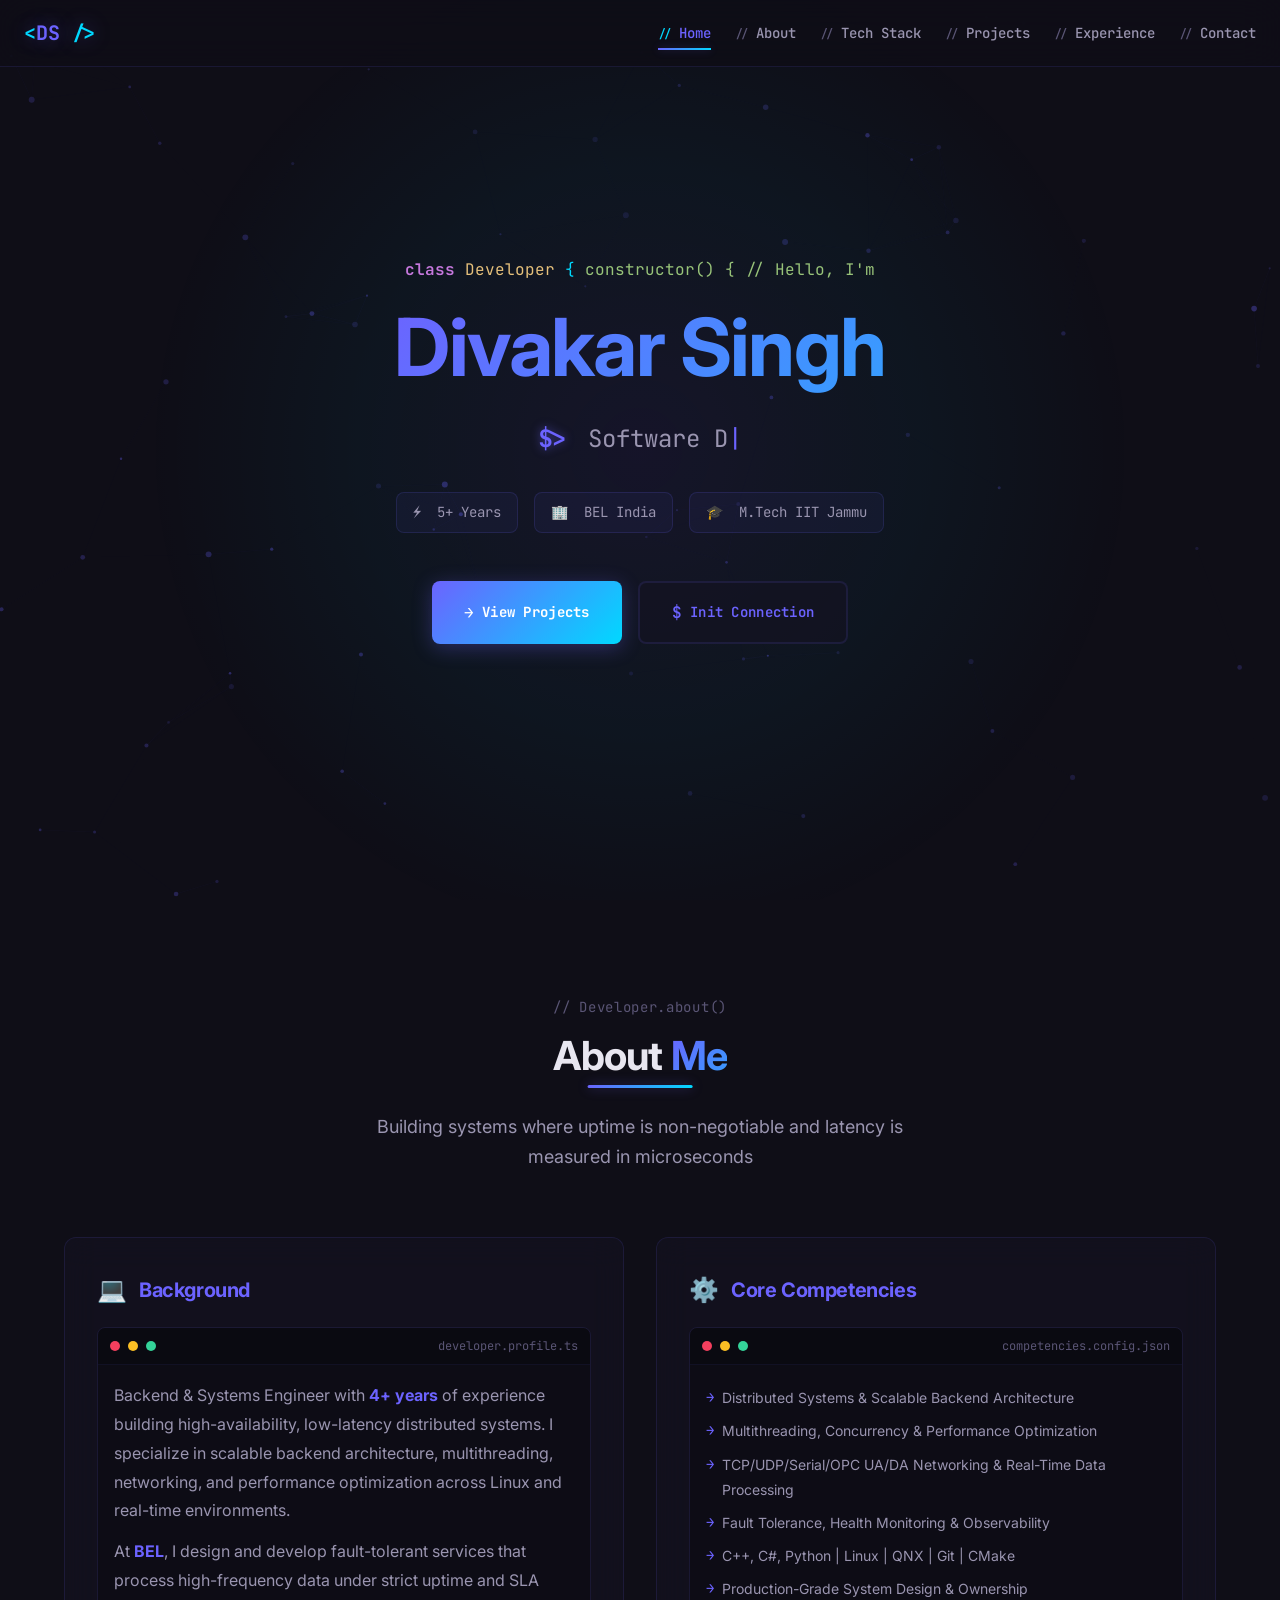
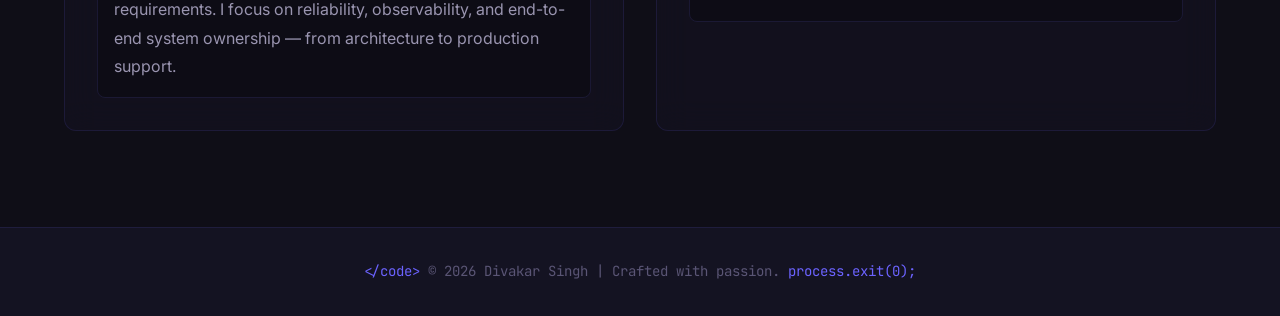
<file: index.html>
<!DOCTYPE html>
<html lang="en">

<head>
    <meta charset="UTF-8">
    <meta name="viewport" content="width=device-width, initial-scale=1.0">
    <meta name="description"
        content="Divakar Singh — Backend & Systems Engineer | Building fault-tolerant, low-latency distributed systems in C++, C#, and Python on Linux & QNX">
    <title>Divakar Singh — Backend & Systems Engineer</title>

    <!-- Google Fonts -->
    <link rel="preconnect" href="https://fonts.googleapis.com">
    <link rel="preconnect" href="https://fonts.gstatic.com" crossorigin>
    <link
        href="https://fonts.googleapis.com/css2?family=Inter:wght@400;500;600;700;800&family=JetBrains+Mono:wght@400;500;600;700&family=Fira+Code:wght@400;500;600&display=swap"
        rel="stylesheet">

    <!-- Stylesheet -->
    <link rel="stylesheet" href="styles.css">
</head>

<body>
    <!-- Matrix Code Rain Canvas -->
    <canvas id="matrix-bg" aria-hidden="true"></canvas>

    <!-- Navigation -->
    <nav class="nav" id="navbar">
        <div class="nav-container">
            <a href="index.html" class="nav-logo" aria-label="Home">
                <span class="logo-bracket">&lt;</span>DS<span class="logo-bracket"> /&gt;</span>
            </a>

            <!-- Hamburger Menu Button -->
            <button class="nav-toggle" id="navToggle" aria-label="Toggle navigation menu" aria-expanded="false">
                <span class="hamburger-line"></span>
                <span class="hamburger-line"></span>
                <span class="hamburger-line"></span>
            </button>

            <ul class="nav-menu" id="navMenu">
                <li><a href="index.html" class="nav-link active">
                        <span class="nav-comment">// </span>Home</a></li>
                <li><a href="index.html#about" class="nav-link">
                        <span class="nav-comment">// </span>About</a></li>
                <li><a href="skills.html" class="nav-link">
                        <span class="nav-comment">// </span>Tech Stack</a></li>
                <li><a href="projects.html" class="nav-link">
                        <span class="nav-comment">// </span>Projects</a></li>
                <li><a href="experience.html" class="nav-link">
                        <span class="nav-comment">// </span>Experience</a></li>
                <li><a href="contact.html" class="nav-link">
                        <span class="nav-comment">// </span>Contact</a></li>
            </ul>
        </div>
    </nav>

    <!-- Hero Section -->
    <section id="home" class="hero">
        <div class="container">
            <div class="hero-content">
                <p class="hero-greeting">
                    <span class="code-keyword">class</span> <span class="code-var">Developer</span> <span
                        class="code-operator">{</span> <span class="code-string">constructor() { // Hello,
                        I'm</span><span class="code-punctuation"></span>
                </p>
                <h1 class="hero-title">
                    <span class="gradient-text">Divakar Singh</span>
                </h1>
                <p class="hero-subtitle">
                    <span class="terminal-prompt">$&gt;</span>
                    <span id="typing-text"></span><span class="typing-cursor">|</span>
                </p>
                <div class="hero-meta">
                    <span class="meta-tag"><span class="tag-icon">⚡</span> 5+ Years</span>
                    <span class="meta-tag"><span class="tag-icon">🏢</span> BEL India</span>
                    <span class="meta-tag"><span class="tag-icon">🎓</span> M.Tech IIT Jammu</span>
                </div>
                <div class="hero-cta">
                    <a href="projects.html" class="btn btn-primary">
                        <span class="btn-icon">→</span> View Projects
                    </a>
                    <a href="contact.html" class="btn btn-secondary">
                        <span class="btn-icon">$</span> Init Connection
                    </a>
                </div>
            </div>
        </div>
    </section>

    <!-- About Section -->
    <section id="about" class="section">
        <div class="container">
            <div class="section-header">
                <p class="section-comment">// Developer.about()</p>
                <h2 class="section-title">About <span class="gradient-text">Me</span></h2>
                <p class="section-subtitle">Building systems where uptime is non-negotiable and latency is measured in
                    microseconds</p>
            </div>

            <div class="grid grid-2">
                <div class="card glass-card slide-in-left">
                    <div class="card-header">
                        <span class="card-icon">💻</span>
                        <h3>Background</h3>
                    </div>
                    <div class="card-terminal">
                        <div class="terminal-bar">
                            <span class="terminal-dot red"></span>
                            <span class="terminal-dot yellow"></span>
                            <span class="terminal-dot green"></span>
                            <span class="terminal-title">developer.profile.ts</span>
                        </div>
                        <div class="terminal-body">
                            <p>
                                Backend & Systems Engineer with <strong>4+ years</strong>
                                of experience building high-availability, low-latency distributed systems.
                                I specialize in scalable backend architecture, multithreading, networking,
                                and performance optimization across Linux and real-time environments.
                            </p>
                            <p>
                                At <strong>BEL</strong>, I design and develop fault-tolerant services that
                                process high-frequency data under strict uptime and SLA requirements.
                                I focus on reliability, observability, and end-to-end system ownership
                                — from architecture to production support.
                            </p>
                        </div>
                    </div>
                </div>

                <div class="card glass-card slide-in-right">
                    <div class="card-header">
                        <span class="card-icon">⚙️</span>
                        <h3>Core Competencies</h3>
                    </div>
                    <div class="card-terminal">
                        <div class="terminal-bar">
                            <span class="terminal-dot red"></span>
                            <span class="terminal-dot yellow"></span>
                            <span class="terminal-dot green"></span>
                            <span class="terminal-title">competencies.config.json</span>
                        </div>
                        <div class="terminal-body">
                            <ul class="competency-list">
                                <li><span class="list-arrow">→</span> Distributed Systems & Scalable Backend
                                    Architecture</li>
                                <li><span class="list-arrow">→</span> Multithreading, Concurrency & Performance
                                    Optimization</li>
                                <li><span class="list-arrow">→</span> TCP/UDP/Serial/OPC UA/DA Networking & Real-Time
                                    Data Processing
                                </li>
                                <li><span class="list-arrow">→</span> Fault Tolerance, Health Monitoring & Observability
                                </li>
                                <li><span class="list-arrow">→</span> C++, C#, Python | Linux | QNX | Git | CMake</li>
                                <li><span class="list-arrow">→</span> Production-Grade System Design & Ownership</li>
                            </ul>
                        </div>
                    </div>
                </div>
            </div>
        </div>
    </section>

    <!-- Footer -->
    <footer class="footer">
        <div class="container">
            <p class="footer-text">
                <span class="footer-code">&lt;/code&gt;</span> © 2026 Divakar Singh | Crafted with passion.
                <span class="footer-code">process.exit(0);</span>
            </p>
        </div>
    </footer>

    <!-- JavaScript -->
    <script src="script.js"></script>
</body>

</html>
</file>
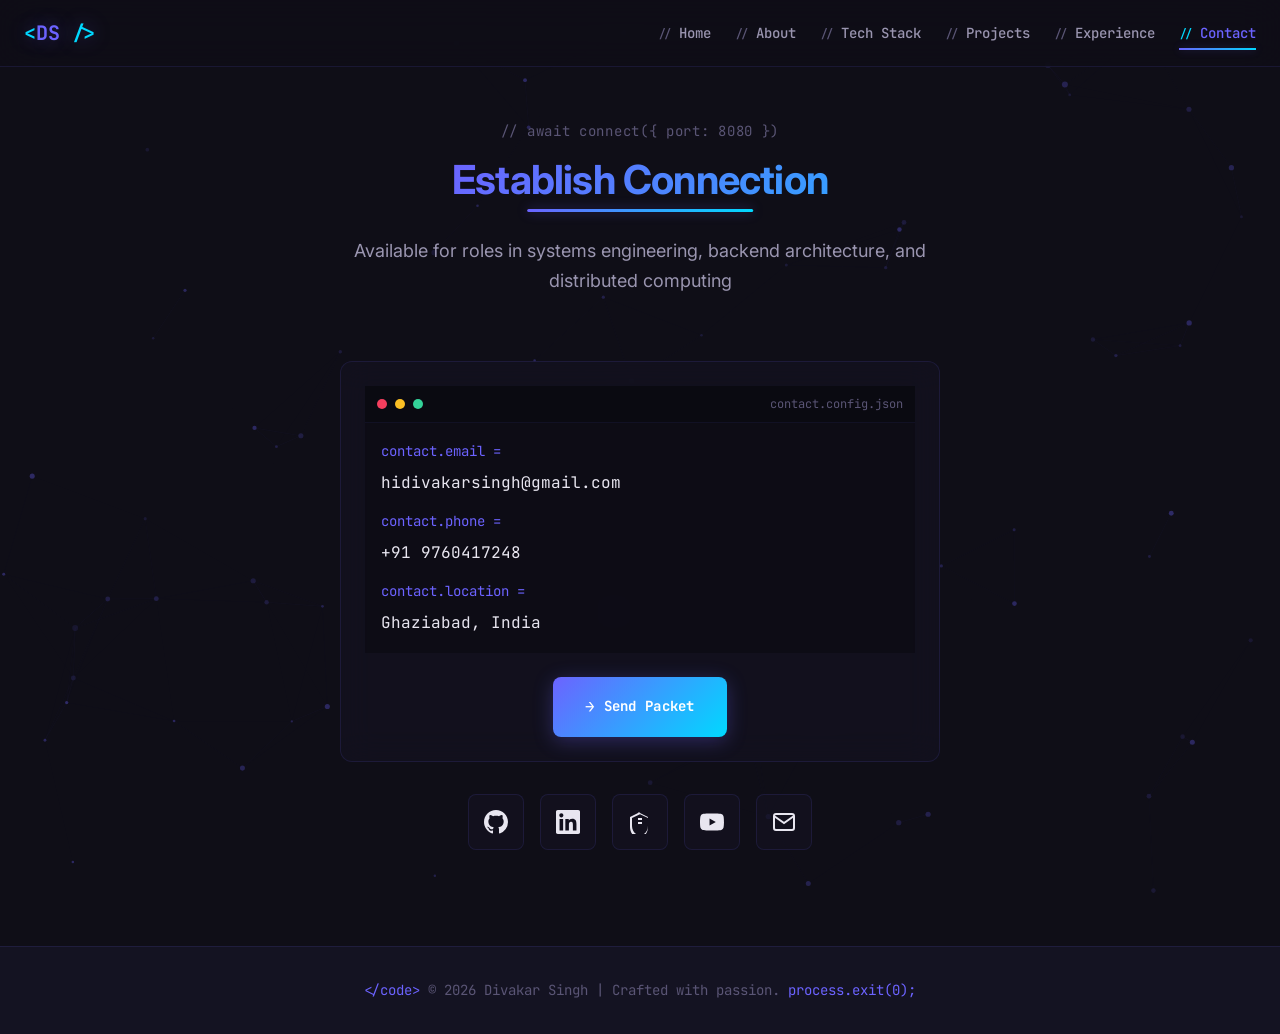
<file: contact.html>
<!DOCTYPE html>
<html lang="en">

<head>
    <meta charset="UTF-8">
    <meta name="viewport" content="width=device-width, initial-scale=1.0">
    <meta name="description"
        content="Divakar Singh — Contact: Open for systems engineering, backend development, and distributed computing opportunities">
    <title>Contact — Divakar Singh | Systems Engineer</title>

    <!-- Google Fonts -->
    <link rel="preconnect" href="https://fonts.googleapis.com">
    <link rel="preconnect" href="https://fonts.gstatic.com" crossorigin>
    <link
        href="https://fonts.googleapis.com/css2?family=Inter:wght@400;500;600;700;800&family=JetBrains+Mono:wght@400;500;600;700&family=Fira+Code:wght@400;500;600&display=swap"
        rel="stylesheet">

    <!-- Stylesheet -->
    <link rel="stylesheet" href="styles.css">
</head>

<body>
    <!-- Matrix Code Rain Canvas -->
    <canvas id="matrix-bg" aria-hidden="true"></canvas>

    <!-- Navigation -->
    <nav class="nav" id="navbar">
        <div class="nav-container">
            <a href="index.html" class="nav-logo" aria-label="Home">
                <span class="logo-bracket">&lt;</span>DS<span class="logo-bracket"> /&gt;</span>
            </a>

            <!-- Hamburger Menu Button -->
            <button class="nav-toggle" id="navToggle" aria-label="Toggle navigation menu" aria-expanded="false">
                <span class="hamburger-line"></span>
                <span class="hamburger-line"></span>
                <span class="hamburger-line"></span>
            </button>

            <ul class="nav-menu" id="navMenu">
                <li><a href="index.html" class="nav-link">
                        <span class="nav-comment">// </span>Home</a></li>
                <li><a href="index.html#about" class="nav-link">
                        <span class="nav-comment">// </span>About</a></li>
                <li><a href="skills.html" class="nav-link">
                        <span class="nav-comment">// </span>Tech Stack</a></li>
                <li><a href="projects.html" class="nav-link">
                        <span class="nav-comment">// </span>Projects</a></li>
                <li><a href="experience.html" class="nav-link">
                        <span class="nav-comment">// </span>Experience</a></li>
                <li><a href="contact.html" class="nav-link active">
                        <span class="nav-comment">// </span>Contact</a></li>
            </ul>
        </div>
    </nav>

    <!-- Contact Section -->
    <section id="contact" class="section contact" style="padding-top: 120px;">
        <div class="container">
            <div class="section-header">
                <p class="section-comment">// await connect({ port: 8080 })</p>
                <h2 class="section-title gradient-text">Establish Connection</h2>
                <p class="section-subtitle">Available for roles in systems engineering, backend architecture, and
                    distributed computing</p>
            </div>

            <div class="contact-grid">
                <div class="contact-info glass-card">
                    <div class="contact-terminal">
                        <div class="terminal-bar">
                            <span class="terminal-dot red"></span>
                            <span class="terminal-dot yellow"></span>
                            <span class="terminal-dot green"></span>
                            <span class="terminal-title">contact.config.json</span>
                        </div>
                        <div class="terminal-body contact-details">
                            <p class="contact-line">
                                <span class="contact-label">contact.email =</span>
                                <span class="contact-value">hidivakarsingh@gmail.com</span>
                            </p>
                            <p class="contact-line">
                                <span class="contact-label">contact.phone =</span>
                                <span class="contact-value">+91 9760417248</span>
                            </p>
                            <p class="contact-line">
                                <span class="contact-label">contact.location =</span>
                                <span class="contact-value">Ghaziabad, India</span>
                            </p>
                        </div>
                    </div>
                    <a href="mailto:hidivakarsingh@gmail.com" class="btn btn-primary contact-btn">
                        <span class="btn-icon">→</span> Send Packet
                    </a>
                </div>
            </div>

            <div class="social-links">
                <a href="https://github.com/divakarsingh" target="_blank" class="social-link" title="GitHub"
                    aria-label="GitHub Profile">
                    <svg width="24" height="24" viewBox="0 0 24 24" fill="currentColor">
                        <path
                            d="M12 0C5.37 0 0 5.37 0 12c0 5.31 3.435 9.795 8.205 11.385.6.105.825-.255.825-.57 0-.285-.015-1.23-.015-2.235-3.015.555-3.795-.735-4.035-1.41-.135-.345-.72-1.41-1.23-1.695-.42-.225-1.02-.78-.015-.795.945-.015 1.62.87 1.845 1.23 1.08 1.815 2.805 1.305 3.495.99.105-.78.42-1.305.765-1.605-2.67-.3-5.46-1.335-5.46-5.925 0-1.305.465-2.385 1.23-3.225-.12-.3-.54-1.53.12-3.18 0 0 1.005-.315 3.3 1.23.96-.27 1.98-.405 3-.405s2.04.135 3 .405c2.295-1.56 3.3-1.23 3.3-1.23.66 1.65.24 2.88.12 3.18.765.84 1.23 1.905 1.23 3.225 0 4.605-2.805 5.625-5.475 5.925.435.375.81 1.095.81 2.22 0 1.605-.015 2.895-.015 3.3 0 .315.225.69.825.57A12.02 12.02 0 0024 12c0-6.63-5.37-12-12-12z" />
                    </svg>
                </a>
                <a href="https://www.linkedin.com/in/divakar-singh-232a9b22b/" target="_blank" class="social-link"
                    title="LinkedIn" aria-label="LinkedIn Profile">
                    <svg width="24" height="24" viewBox="0 0 24 24" fill="currentColor">
                        <path
                            d="M20.447 20.452h-3.554v-5.569c0-1.328-.027-3.037-1.852-3.037-1.853 0-2.136 1.445-2.136 2.939v5.667H9.351V9h3.414v1.561h.046c.477-.9 1.637-1.85 3.37-1.85 3.601 0 4.267 2.37 4.267 5.455v6.286zM5.337 7.433c-1.144 0-2.063-.926-2.063-2.065 0-1.138.92-2.063 2.063-2.063 1.14 0 2.064.925 2.064 2.063 0 1.139-.925 2.065-2.064 2.065zm1.782 13.019H3.555V9h3.564v11.452zM22.225 0H1.771C.792 0 0 .774 0 1.729v20.542C0 23.227.792 24 1.771 24h20.451C23.2 24 24 23.227 24 22.271V1.729C24 .774 23.2 0 22.222 0h.003z" />
                    </svg>
                </a>
                <a href="https://www.geeksforgeeks.org/profile/divakar%20singh" target="_blank" class="social-link"
                    title="GeeksforGeeks" aria-label="GeeksforGeeks Profile">
                    <svg width="24" height="24" viewBox="0 0 24 24" fill="currentColor">
                        <path
                            d="M12 2L2 7v10c0 5.55 3.84 10.74 9 12 5.16-1.26 9-6.45 9-12V7l-10-5zm0 2.18l8 3.82v8c0 4.52-3.17 8.77-8 9.82-4.83-1.05-8-5.3-8-9.82V8l8-3.82z" />
                        <path d="M10 12h4v2h-4zm0-4h4v2h-4z" />
                    </svg>
                </a>
                <a href="https://youtube.com/@divakar_academy" target="_blank" class="social-link" title="YouTube"
                    aria-label="YouTube Channel">
                    <svg width="24" height="24" viewBox="0 0 24 24" fill="currentColor">
                        <path
                            d="M23.498 6.186a3.016 3.016 0 0 0-2.122-2.136C19.505 3.545 12 3.545 12 3.545s-7.505 0-9.377.505A3.017 3.017 0 0 0 .502 6.186C0 8.07 0 12 0 12s0 3.93.502 5.814a3.016 3.016 0 0 0 2.122 2.136c1.871.505 9.376.505 9.376.505s7.505 0 9.377-.505a3.015 3.015 0 0 0 2.122-2.136C24 15.93 24 12 24 12s0-3.93-.502-5.814zM9.545 15.568V8.432L15.818 12l-6.273 3.568z" />
                    </svg>
                </a>
                <a href="mailto:hidivakarsingh@gmail.com" class="social-link" title="Email" aria-label="Send Email">
                    <svg width="24" height="24" viewBox="0 0 24 24" fill="none" stroke="currentColor" stroke-width="2">
                        <path d="M4 4h16c1.1 0 2 .9 2 2v12c0 1.1-.9 2-2 2H4c-1.1 0-2-.9-2-2V6c0-1.1.9-2 2-2z" />
                        <polyline points="22,6 12,13 2,6" />
                    </svg>
                </a>
            </div>
        </div>
    </section>

    <!-- Footer -->
    <footer class="footer">
        <div class="container">
            <p class="footer-text">
                <span class="footer-code">&lt;/code&gt;</span> © 2026 Divakar Singh | Crafted with passion.
                <span class="footer-code">process.exit(0);</span>
            </p>
        </div>
    </footer>

    <!-- JavaScript -->
    <script src="script.js"></script>
</body>

</html>
</file>
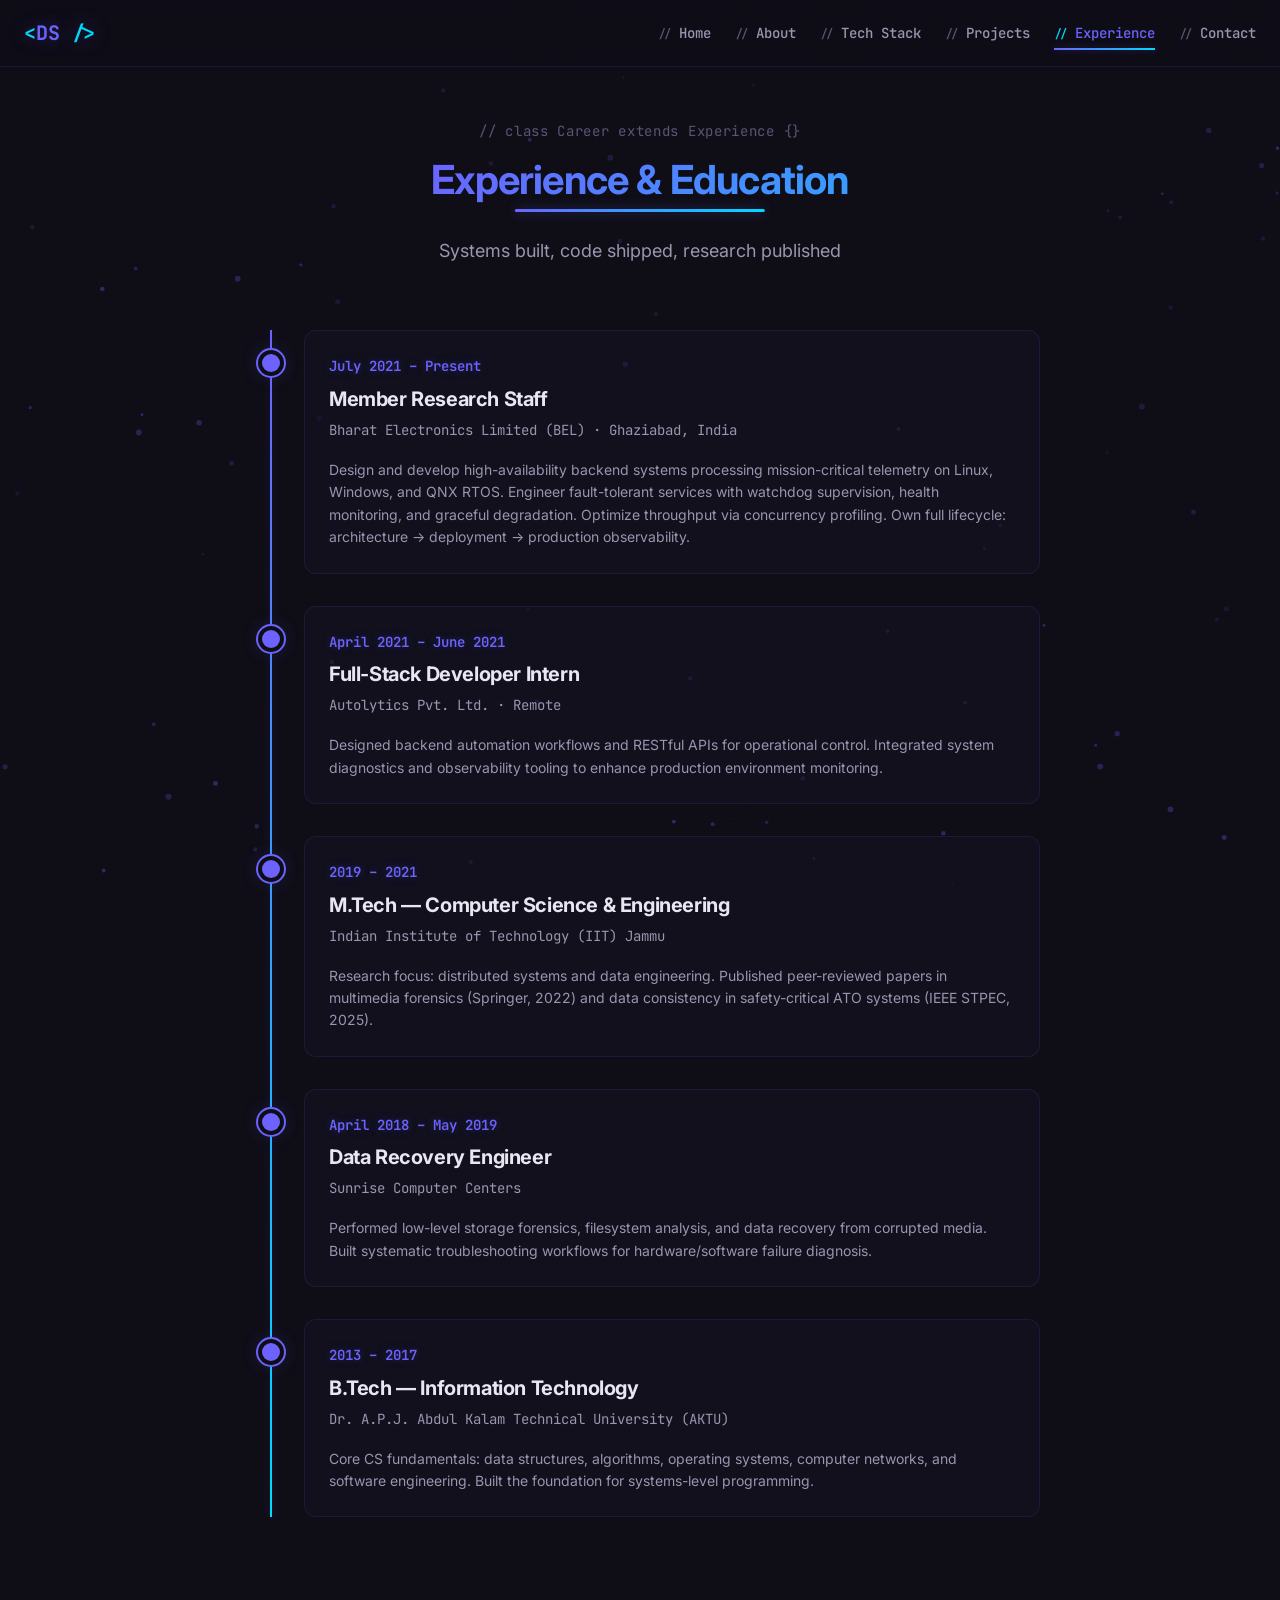
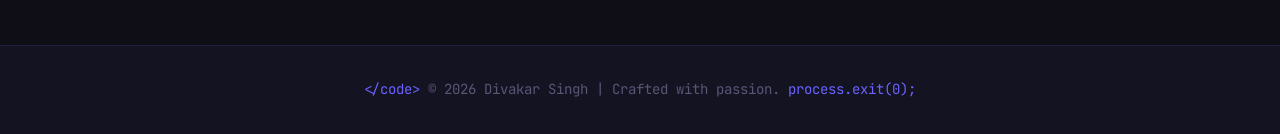
<file: experience.html>
<!DOCTYPE html>
<html lang="en">

<head>
    <meta charset="UTF-8">
    <meta name="viewport" content="width=device-width, initial-scale=1.0">
    <meta name="description"
        content="Divakar Singh — Experience & Education: Systems engineering at BEL, M.Tech from IIT Jammu, peer-reviewed publications">
    <title>Experience & Education — Divakar Singh | Systems Engineer</title>

    <!-- Google Fonts -->
    <link rel="preconnect" href="https://fonts.googleapis.com">
    <link rel="preconnect" href="https://fonts.gstatic.com" crossorigin>
    <link
        href="https://fonts.googleapis.com/css2?family=Inter:wght@400;500;600;700;800&family=JetBrains+Mono:wght@400;500;600;700&family=Fira+Code:wght@400;500;600&display=swap"
        rel="stylesheet">

    <!-- Stylesheet -->
    <link rel="stylesheet" href="styles.css">
</head>

<body>
    <!-- Matrix Code Rain Canvas -->
    <canvas id="matrix-bg" aria-hidden="true"></canvas>

    <!-- Navigation -->
    <nav class="nav" id="navbar">
        <div class="nav-container">
            <a href="index.html" class="nav-logo" aria-label="Home">
                <span class="logo-bracket">&lt;</span>DS<span class="logo-bracket"> /&gt;</span>
            </a>

            <!-- Hamburger Menu Button -->
            <button class="nav-toggle" id="navToggle" aria-label="Toggle navigation menu" aria-expanded="false">
                <span class="hamburger-line"></span>
                <span class="hamburger-line"></span>
                <span class="hamburger-line"></span>
            </button>

            <ul class="nav-menu" id="navMenu">
                <li><a href="index.html" class="nav-link">
                        <span class="nav-comment">// </span>Home</a></li>
                <li><a href="index.html#about" class="nav-link">
                        <span class="nav-comment">// </span>About</a></li>
                <li><a href="skills.html" class="nav-link">
                        <span class="nav-comment">// </span>Tech Stack</a></li>
                <li><a href="projects.html" class="nav-link">
                        <span class="nav-comment">// </span>Projects</a></li>
                <li><a href="experience.html" class="nav-link active">
                        <span class="nav-comment">// </span>Experience</a></li>
                <li><a href="contact.html" class="nav-link">
                        <span class="nav-comment">// </span>Contact</a></li>
            </ul>
        </div>
    </nav>

    <!-- Experience Section -->
    <section id="experience" class="section" style="padding-top: 120px;">
        <div class="container">
            <div class="section-header">
                <p class="section-comment">// class Career extends Experience {}</p>
                <h2 class="section-title gradient-text">Experience & Education</h2>
                <p class="section-subtitle">Systems built, code shipped, research published</p>
            </div>

            <div class="timeline">
                <div class="timeline-item">
                    <div class="timeline-dot"></div>
                    <div class="timeline-content glass-card">
                        <div class="timeline-date">July 2021 – Present</div>
                        <h3 class="timeline-title">Member Research Staff</h3>
                        <div class="timeline-company">Bharat Electronics Limited (BEL) · Ghaziabad, India</div>
                        <p class="timeline-description">
                            Design and develop high-availability backend systems processing mission-critical
                            telemetry on Linux, Windows, and QNX RTOS. Engineer fault-tolerant services with
                            watchdog supervision, health monitoring, and graceful degradation. Optimize
                            throughput via concurrency profiling. Own full lifecycle: architecture → deployment
                            → production observability.
                        </p>
                    </div>
                </div>

                <div class="timeline-item">
                    <div class="timeline-dot"></div>
                    <div class="timeline-content glass-card">
                        <div class="timeline-date">April 2021 – June 2021</div>
                        <h3 class="timeline-title">Full-Stack Developer Intern</h3>
                        <div class="timeline-company">Autolytics Pvt. Ltd. · Remote</div>
                        <p class="timeline-description">
                            Designed backend automation workflows and RESTful APIs for operational control.
                            Integrated system diagnostics and observability tooling to enhance production
                            environment monitoring.
                        </p>
                    </div>
                </div>

                <div class="timeline-item">
                    <div class="timeline-dot"></div>
                    <div class="timeline-content glass-card">
                        <div class="timeline-date">2019 – 2021</div>
                        <h3 class="timeline-title">M.Tech — Computer Science & Engineering</h3>
                        <div class="timeline-company">Indian Institute of Technology (IIT) Jammu</div>
                        <p class="timeline-description">
                            Research focus: distributed systems and data engineering. Published peer-reviewed
                            papers in multimedia forensics (Springer, 2022) and data consistency in
                            safety-critical ATO systems (IEEE STPEC, 2025).
                        </p>
                    </div>
                </div>

                <div class="timeline-item">
                    <div class="timeline-dot"></div>
                    <div class="timeline-content glass-card">
                        <div class="timeline-date">April 2018 – May 2019</div>
                        <h3 class="timeline-title">Data Recovery Engineer</h3>
                        <div class="timeline-company">Sunrise Computer Centers</div>
                        <p class="timeline-description">
                            Performed low-level storage forensics, filesystem analysis, and data recovery
                            from corrupted media. Built systematic troubleshooting workflows for hardware/software
                            failure diagnosis.
                        </p>
                    </div>
                </div>

                <div class="timeline-item">
                    <div class="timeline-dot"></div>
                    <div class="timeline-content glass-card">
                        <div class="timeline-date">2013 – 2017</div>
                        <h3 class="timeline-title">B.Tech — Information Technology</h3>
                        <div class="timeline-company">Dr. A.P.J. Abdul Kalam Technical University (AKTU)</div>
                        <p class="timeline-description">
                            Core CS fundamentals: data structures, algorithms, operating systems,
                            computer networks, and software engineering. Built the foundation for
                            systems-level programming.
                        </p>
                    </div>
                </div>
            </div>
        </div>
    </section>

    <!-- Footer -->
    <footer class="footer">
        <div class="container">
            <p class="footer-text">
                <span class="footer-code">&lt;/code&gt;</span> © 2026 Divakar Singh | Crafted with passion.
                <span class="footer-code">process.exit(0);</span>
            </p>
        </div>
    </footer>

    <!-- JavaScript -->
    <script src="script.js"></script>
</body>

</html>
</file>
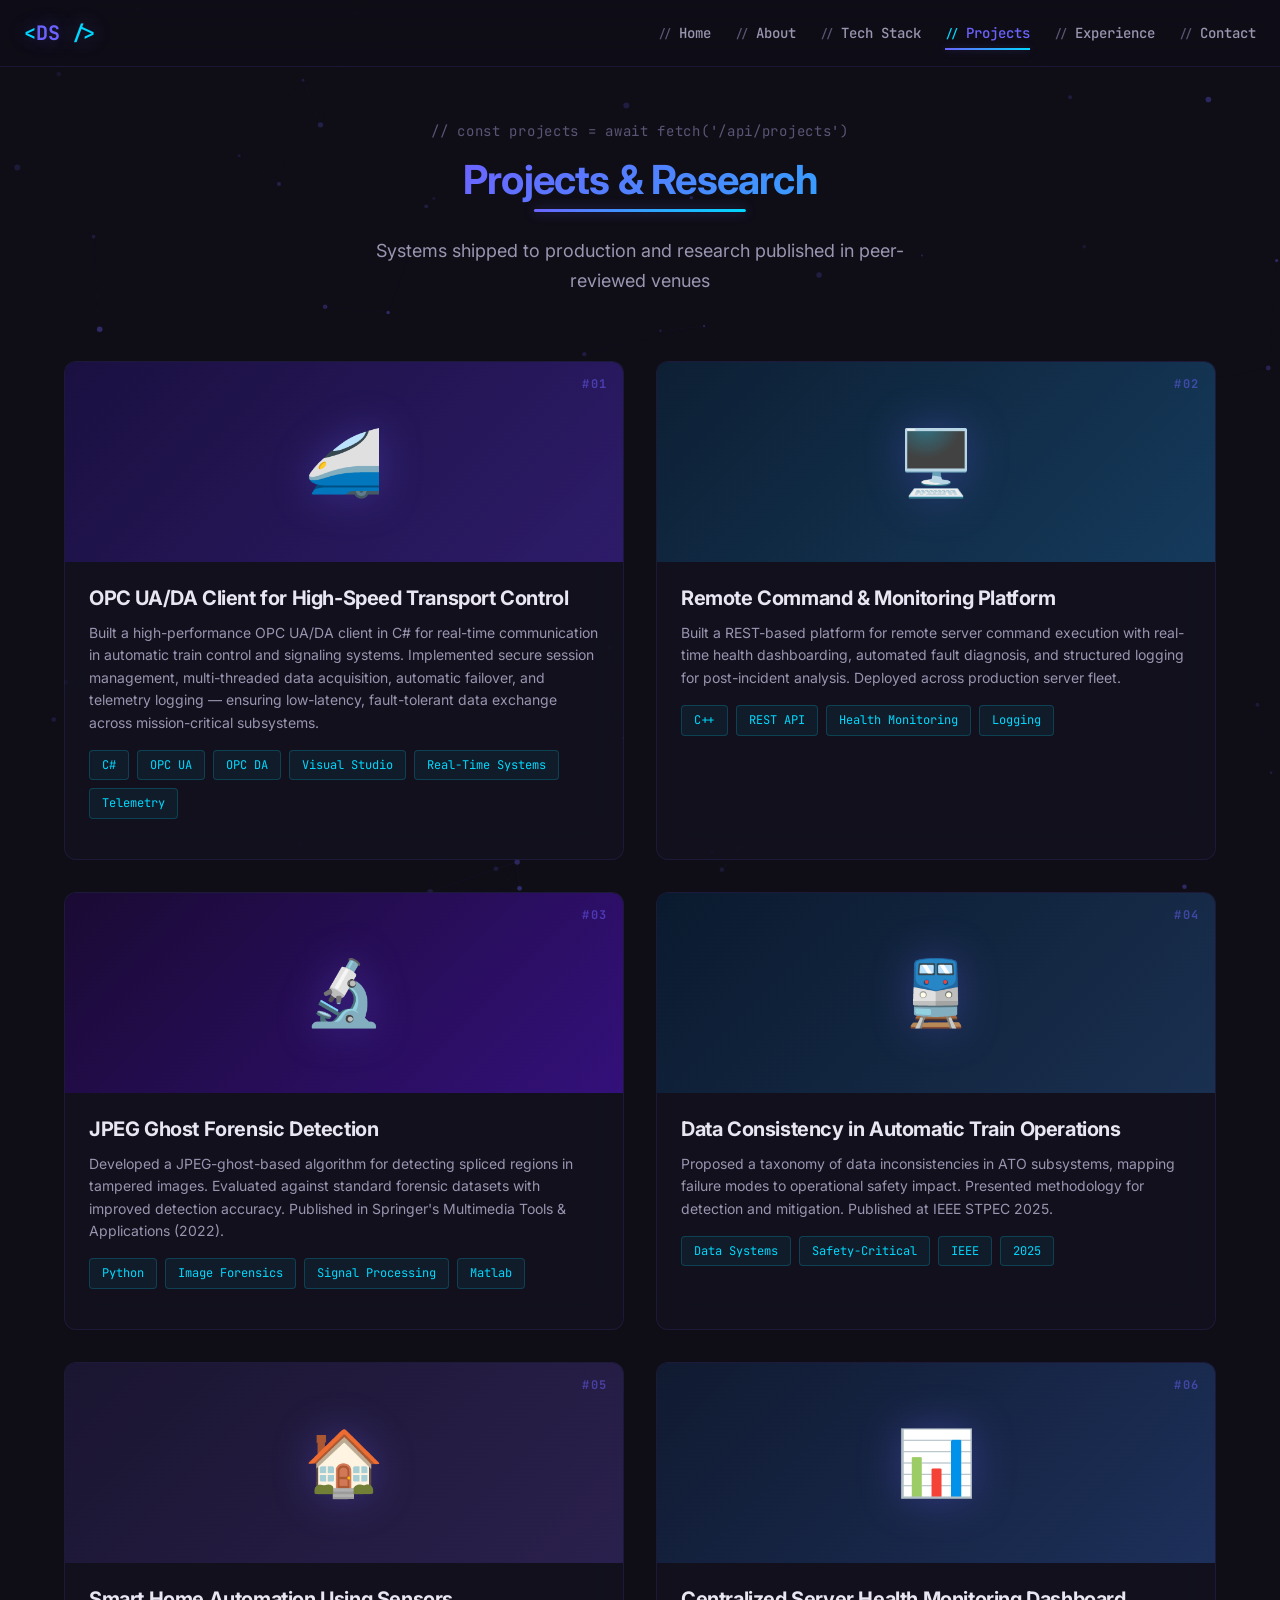
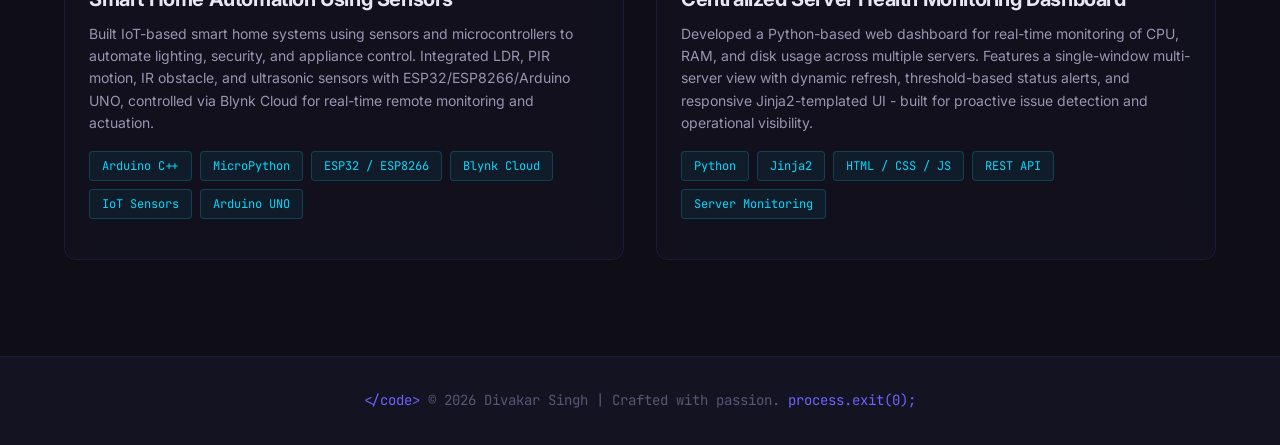
<file: projects.html>
<!DOCTYPE html>
<html lang="en">

<head>
    <meta charset="UTF-8">
    <meta name="viewport" content="width=device-width, initial-scale=1.0">
    <meta name="description"
        content="Divakar Singh — Projects & Research: Production-deployed systems, published papers in forensics (Springer) and safety-critical data (IEEE)">
    <title>Projects & Research — Divakar Singh | Systems Engineer</title>

    <!-- Google Fonts -->
    <link rel="preconnect" href="https://fonts.googleapis.com">
    <link rel="preconnect" href="https://fonts.gstatic.com" crossorigin>
    <link
        href="https://fonts.googleapis.com/css2?family=Inter:wght@400;500;600;700;800&family=JetBrains+Mono:wght@400;500;600;700&family=Fira+Code:wght@400;500;600&display=swap"
        rel="stylesheet">

    <!-- Stylesheet -->
    <link rel="stylesheet" href="styles.css">
</head>

<body>
    <!-- Matrix Code Rain Canvas -->
    <canvas id="matrix-bg" aria-hidden="true"></canvas>

    <!-- Navigation -->
    <nav class="nav" id="navbar">
        <div class="nav-container">
            <a href="index.html" class="nav-logo" aria-label="Home">
                <span class="logo-bracket">&lt;</span>DS<span class="logo-bracket"> /&gt;</span>
            </a>

            <!-- Hamburger Menu Button -->
            <button class="nav-toggle" id="navToggle" aria-label="Toggle navigation menu" aria-expanded="false">
                <span class="hamburger-line"></span>
                <span class="hamburger-line"></span>
                <span class="hamburger-line"></span>
            </button>

            <ul class="nav-menu" id="navMenu">
                <li><a href="index.html" class="nav-link">
                        <span class="nav-comment">// </span>Home</a></li>
                <li><a href="index.html#about" class="nav-link">
                        <span class="nav-comment">// </span>About</a></li>
                <li><a href="skills.html" class="nav-link">
                        <span class="nav-comment">// </span>Tech Stack</a></li>
                <li><a href="projects.html" class="nav-link active">
                        <span class="nav-comment">// </span>Projects</a></li>
                <li><a href="experience.html" class="nav-link">
                        <span class="nav-comment">// </span>Experience</a></li>
                <li><a href="contact.html" class="nav-link">
                        <span class="nav-comment">// </span>Contact</a></li>
            </ul>
        </div>
    </nav>

    <!-- Projects Section -->
    <section id="projects" class="section" style="padding-top: 120px;">
        <div class="container">
            <div class="section-header">
                <p class="section-comment">// const projects = await fetch('/api/projects')</p>
                <h2 class="section-title gradient-text">Projects & Research</h2>
                <p class="section-subtitle">Systems shipped to production and research published in peer-reviewed venues
                </p>
            </div>

            <div class="grid grid-2">
                <div class="project-card glass-card">
                    <div class="project-image">
                        <span class="project-icon">🚄</span>
                        <div class="project-number">#01</div>
                    </div>
                    <div class="project-content">
                        <h3 class="project-title">OPC UA/DA Client for High-Speed Transport Control</h3>
                        <p class="project-description">
                            Built a high-performance OPC UA/DA client in C# for real-time communication in
                            automatic train control and signaling systems. Implemented secure session management,
                            multi-threaded data acquisition, automatic failover, and telemetry logging — ensuring
                            low-latency, fault-tolerant data exchange across mission-critical subsystems.
                        </p>
                        <div class="project-tech">
                            <code class="tech-tag">C#</code>
                            <code class="tech-tag">OPC UA</code>
                            <code class="tech-tag">OPC DA</code>
                            <code class="tech-tag">Visual Studio</code>
                            <code class="tech-tag">Real-Time Systems</code>
                            <code class="tech-tag">Telemetry</code>
                        </div>
                    </div>
                </div>

                <div class="project-card glass-card">
                    <div class="project-image">
                        <span class="project-icon">🖥️</span>
                        <div class="project-number">#02</div>
                    </div>
                    <div class="project-content">
                        <h3 class="project-title">Remote Command & Monitoring Platform</h3>
                        <p class="project-description">
                            Built a REST-based platform for remote server command execution with real-time health
                            dashboarding, automated fault diagnosis, and structured logging for post-incident analysis.
                            Deployed across production server fleet.
                        </p>
                        <div class="project-tech">
                            <code class="tech-tag">C++</code>
                            <code class="tech-tag">REST API</code>
                            <code class="tech-tag">Health Monitoring</code>
                            <code class="tech-tag">Logging</code>
                        </div>
                    </div>
                </div>

                <div class="project-card glass-card">
                    <div class="project-image">
                        <span class="project-icon">🔬</span>
                        <div class="project-number">#03</div>
                    </div>
                    <div class="project-content">
                        <h3 class="project-title">JPEG Ghost Forensic Detection</h3>
                        <p class="project-description">
                            Developed a JPEG-ghost-based algorithm for detecting spliced regions in tampered images.
                            Evaluated against standard forensic datasets with improved detection accuracy.
                            Published in Springer's Multimedia Tools & Applications (2022).
                        </p>
                        <div class="project-tech">
                            <code class="tech-tag">Python</code>
                            <code class="tech-tag">Image Forensics</code>
                            <code class="tech-tag">Signal Processing</code>
                            <code class="tech-tag">Matlab</code>
                        </div>
                    </div>
                </div>

                <div class="project-card glass-card">
                    <div class="project-image">
                        <span class="project-icon">🚆</span>
                        <div class="project-number">#04</div>
                    </div>
                    <div class="project-content">
                        <h3 class="project-title">Data Consistency in Automatic Train Operations</h3>
                        <p class="project-description">
                            Proposed a taxonomy of data inconsistencies in ATO subsystems, mapping failure modes to
                            operational safety impact. Presented methodology for detection and mitigation.
                            Published at IEEE STPEC 2025.
                        </p>
                        <div class="project-tech">
                            <code class="tech-tag">Data Systems</code>
                            <code class="tech-tag">Safety-Critical</code>
                            <code class="tech-tag">IEEE</code>
                            <code class="tech-tag">2025</code>
                        </div>
                    </div>
                </div>

                <div class="project-card glass-card">
                    <div class="project-image">
                        <span class="project-icon">🏠</span>
                        <div class="project-number">#05</div>
                    </div>
                    <div class="project-content">
                        <h3 class="project-title">Smart Home Automation Using Sensors</h3>
                        <p class="project-description">
                            Built IoT-based smart home systems using sensors and microcontrollers to automate
                            lighting, security, and appliance control. Integrated LDR, PIR motion, IR obstacle,
                            and ultrasonic sensors with ESP32/ESP8266/Arduino UNO, controlled via Blynk Cloud
                            for real-time remote monitoring and actuation.
                        </p>
                        <div class="project-tech">
                            <code class="tech-tag">Arduino C++</code>
                            <code class="tech-tag">MicroPython</code>
                            <code class="tech-tag">ESP32 / ESP8266</code>
                            <code class="tech-tag">Blynk Cloud</code>
                            <code class="tech-tag">IoT Sensors</code>
                            <code class="tech-tag">Arduino UNO</code>
                        </div>
                    </div>
                </div>

                <div class="project-card glass-card">
                    <div class="project-image">
                        <span class="project-icon">📊</span>
                        <div class="project-number">#06</div>
                    </div>
                    <div class="project-content">
                        <h3 class="project-title">Centralized Server Health Monitoring Dashboard</h3>
                        <p class="project-description">
                            Developed a Python-based web dashboard for real-time monitoring of CPU, RAM, and disk
                            usage across multiple servers. Features a single-window multi-server view with dynamic
                            refresh, threshold-based status alerts, and responsive Jinja2-templated UI - built
                            for proactive issue detection and operational visibility.
                        </p>
                        <div class="project-tech">
                            <code class="tech-tag">Python</code>
                            <code class="tech-tag">Jinja2</code>
                            <code class="tech-tag">HTML / CSS / JS</code>
                            <code class="tech-tag">REST API</code>
                            <code class="tech-tag">Server Monitoring</code>
                        </div>
                    </div>
                </div>
            </div>
        </div>
    </section>

    <!-- Footer -->
    <footer class="footer">
        <div class="container">
            <p class="footer-text">
                <span class="footer-code">&lt;/code&gt;</span> © 2026 Divakar Singh | Crafted with passion.
                <span class="footer-code">process.exit(0);</span>
            </p>
        </div>
    </footer>

    <!-- JavaScript -->
    <script src="script.js"></script>
</body>

</html>
</file>
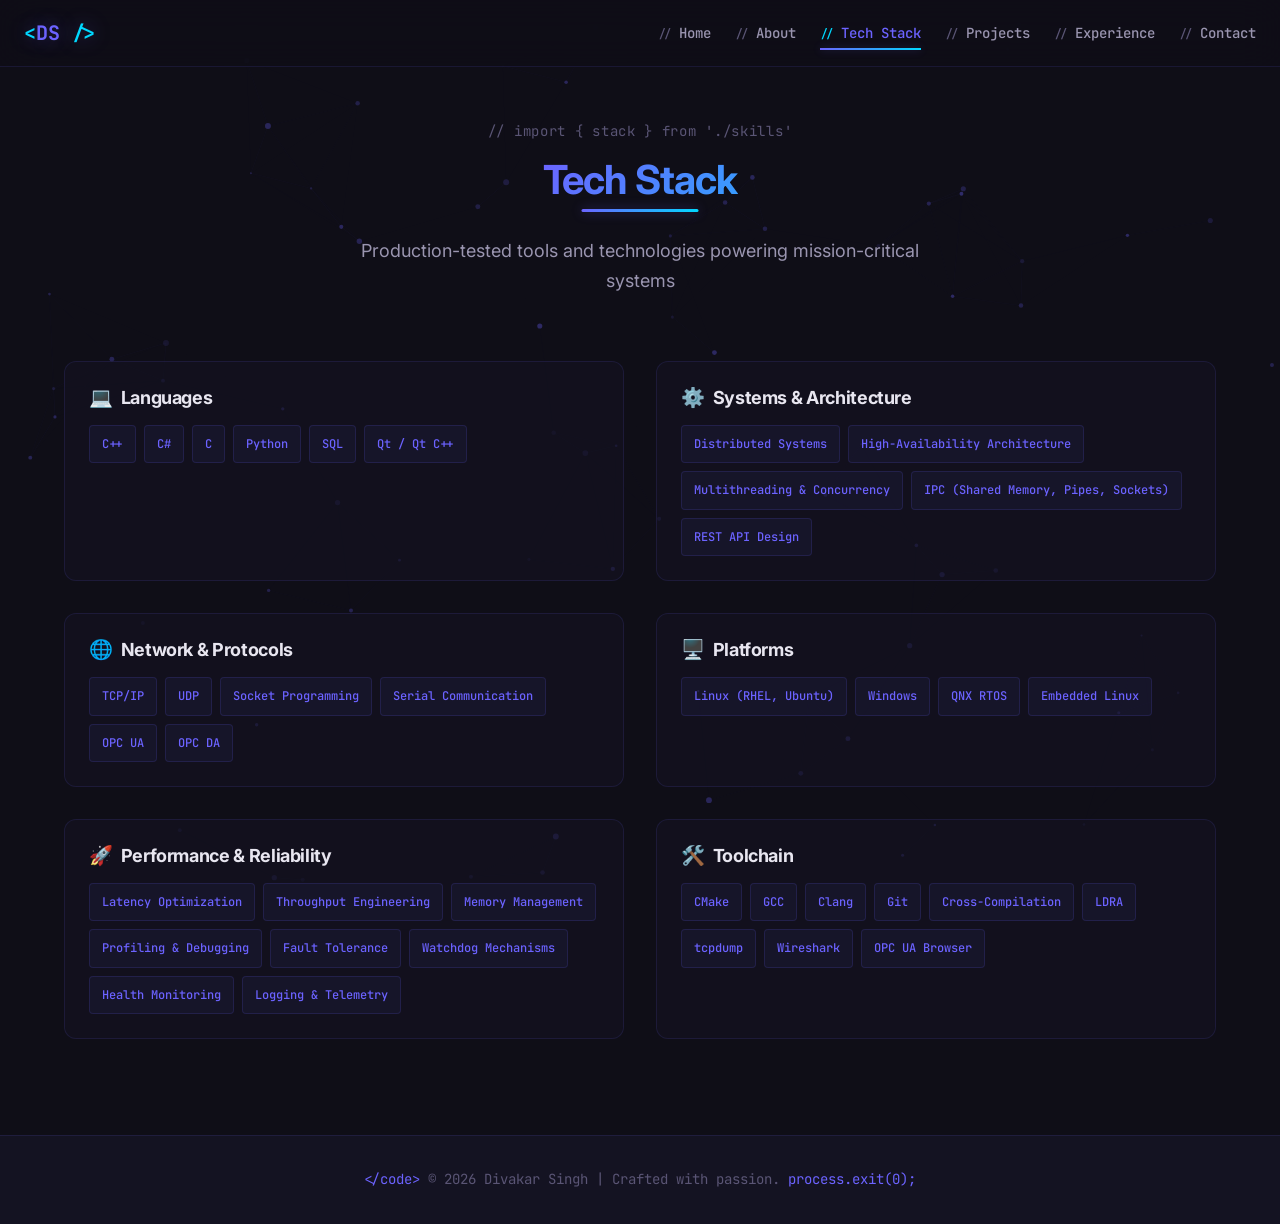
<file: skills.html>
<!DOCTYPE html>
<html lang="en">

<head>
    <meta charset="UTF-8">
    <meta name="viewport" content="width=device-width, initial-scale=1.0">
    <meta name="description"
        content="Divakar Singh — Tech Stack: Languages, systems, protocols, and toolchain used in production-grade distributed systems">
    <title>Tech Stack — Divakar Singh | Systems Engineer</title>

    <!-- Google Fonts -->
    <link rel="preconnect" href="https://fonts.googleapis.com">
    <link rel="preconnect" href="https://fonts.gstatic.com" crossorigin>
    <link
        href="https://fonts.googleapis.com/css2?family=Inter:wght@400;500;600;700;800&family=JetBrains+Mono:wght@400;500;600;700&family=Fira+Code:wght@400;500;600&display=swap"
        rel="stylesheet">

    <!-- Stylesheet -->
    <link rel="stylesheet" href="styles.css">
</head>

<body>
    <!-- Matrix Code Rain Canvas -->
    <canvas id="matrix-bg" aria-hidden="true"></canvas>

    <!-- Navigation -->
    <nav class="nav" id="navbar">
        <div class="nav-container">
            <a href="index.html" class="nav-logo" aria-label="Home">
                <span class="logo-bracket">&lt;</span>DS<span class="logo-bracket"> /&gt;</span>
            </a>

            <!-- Hamburger Menu Button -->
            <button class="nav-toggle" id="navToggle" aria-label="Toggle navigation menu" aria-expanded="false">
                <span class="hamburger-line"></span>
                <span class="hamburger-line"></span>
                <span class="hamburger-line"></span>
            </button>

            <ul class="nav-menu" id="navMenu">
                <li><a href="index.html" class="nav-link">
                        <span class="nav-comment">// </span>Home</a></li>
                <li><a href="index.html#about" class="nav-link">
                        <span class="nav-comment">// </span>About</a></li>
                <li><a href="skills.html" class="nav-link active">
                        <span class="nav-comment">// </span>Tech Stack</a></li>
                <li><a href="projects.html" class="nav-link">
                        <span class="nav-comment">// </span>Projects</a></li>
                <li><a href="experience.html" class="nav-link">
                        <span class="nav-comment">// </span>Experience</a></li>
                <li><a href="contact.html" class="nav-link">
                        <span class="nav-comment">// </span>Contact</a></li>
            </ul>
        </div>
    </nav>

    <!-- Skills Section -->
    <section id="skills" class="section" style="padding-top: 120px;">
        <div class="container">
            <div class="section-header">
                <p class="section-comment">// import { stack } from './skills'</p>
                <h2 class="section-title gradient-text">Tech Stack</h2>
                <p class="section-subtitle">Production-tested tools and technologies powering mission-critical systems
                </p>
            </div>

            <div class="skills-grid">
                <div class="skill-category">
                    <h3 class="skill-category-title"><span class="category-icon">💻</span> Languages</h3>
                    <div class="skill-tags">
                        <code class="skill-tag">C++</code>
                        <code class="skill-tag">C#</code>
                        <code class="skill-tag">C</code>
                        <code class="skill-tag">Python</code>
                        <code class="skill-tag">SQL</code>
                        <code class="skill-tag">Qt / Qt C++</code>
                    </div>
                </div>

                <div class="skill-category">
                    <h3 class="skill-category-title"><span class="category-icon">⚙️</span> Systems & Architecture</h3>
                    <div class="skill-tags">
                        <code class="skill-tag">Distributed Systems</code>
                        <code class="skill-tag">High-Availability Architecture</code>
                        <code class="skill-tag">Multithreading & Concurrency</code>
                        <code class="skill-tag">IPC (Shared Memory, Pipes, Sockets)</code>
                        <code class="skill-tag">REST API Design</code>
                    </div>
                </div>

                <div class="skill-category">
                    <h3 class="skill-category-title"><span class="category-icon">🌐</span> Network & Protocols</h3>
                    <div class="skill-tags">
                        <code class="skill-tag">TCP/IP</code>
                        <code class="skill-tag">UDP</code>
                        <code class="skill-tag">Socket Programming</code>
                        <code class="skill-tag">Serial Communication</code>
                        <code class="skill-tag">OPC UA</code>
                        <code class="skill-tag">OPC DA</code>
                    </div>
                </div>

                <div class="skill-category">
                    <h3 class="skill-category-title"><span class="category-icon">🖥️</span> Platforms</h3>
                    <div class="skill-tags">
                        <code class="skill-tag">Linux (RHEL, Ubuntu)</code>
                        <code class="skill-tag">Windows</code>
                        <code class="skill-tag">QNX RTOS</code>
                        <code class="skill-tag">Embedded Linux</code>
                    </div>
                </div>

                <div class="skill-category">
                    <h3 class="skill-category-title"><span class="category-icon">🚀</span> Performance & Reliability
                    </h3>
                    <div class="skill-tags">
                        <code class="skill-tag">Latency Optimization</code>
                        <code class="skill-tag">Throughput Engineering</code>
                        <code class="skill-tag">Memory Management</code>
                        <code class="skill-tag">Profiling & Debugging</code>
                        <code class="skill-tag">Fault Tolerance</code>
                        <code class="skill-tag">Watchdog Mechanisms</code>
                        <code class="skill-tag">Health Monitoring</code>
                        <code class="skill-tag">Logging & Telemetry</code>
                    </div>
                </div>

                <div class="skill-category">
                    <h3 class="skill-category-title"><span class="category-icon">🛠️</span> Toolchain</h3>
                    <div class="skill-tags">
                        <code class="skill-tag">CMake</code>
                        <code class="skill-tag">GCC</code>
                        <code class="skill-tag">Clang</code>
                        <code class="skill-tag">Git</code>
                        <code class="skill-tag">Cross-Compilation</code>
                        <code class="skill-tag">LDRA</code>
                        <code class="skill-tag">tcpdump</code>
                        <code class="skill-tag">Wireshark</code>
                        <code class="skill-tag">OPC UA Browser</code>
                    </div>
                </div>
            </div>
        </div>
    </section>

    <!-- Footer -->
    <footer class="footer">
        <div class="container">
            <p class="footer-text">
                <span class="footer-code">&lt;/code&gt;</span> © 2026 Divakar Singh | Crafted with passion.
                <span class="footer-code">process.exit(0);</span>
            </p>
        </div>
    </footer>

    <!-- JavaScript -->
    <script src="script.js"></script>
</body>

</html>
</file>
<file: styles.css>
/* ===========================
   Software Developer Theme — Design System
   =========================== */
:root {
  /* Color Palette — Modern Developer / IDE Inspired */
  --color-bg-primary: #0f0e17;
  --color-bg-secondary: #141322;
  --color-bg-elevated: #1a1830;
  --color-bg-card: rgba(20, 19, 34, 0.7);

  --color-accent-primary: #6C63FF;
  --color-accent-secondary: #00D9FF;
  --color-accent-tertiary: #a78bfa;
  --color-accent-warning: #fbbf24;
  --color-accent-error: #f43f5e;

  --color-text-primary: #e8e6f0;
  --color-text-secondary: #9a95b0;
  --color-text-muted: #5a5575;

  --gradient-primary: linear-gradient(135deg, #6C63FF 0%, #00D9FF 100%);
  --gradient-accent: linear-gradient(135deg, #a78bfa 0%, #6C63FF 100%);
  --gradient-subtle: linear-gradient(135deg, #1a1830, #141322);
  --gradient-hero: linear-gradient(135deg, rgba(108, 99, 255, 0.06) 0%, rgba(0, 217, 255, 0.04) 100%);
  --gradient-scanline: repeating-linear-gradient(0deg,
      transparent,
      transparent 2px,
      rgba(108, 99, 255, 0.012) 2px,
      rgba(108, 99, 255, 0.012) 4px);

  /* Typography */
  --font-primary: 'Inter', -apple-system, BlinkMacSystemFont, 'Segoe UI', sans-serif;
  --font-mono: 'JetBrains Mono', 'Fira Code', monospace;

  --font-size-xs: 0.75rem;
  --font-size-sm: 0.875rem;
  --font-size-base: 1rem;
  --font-size-lg: 1.125rem;
  --font-size-xl: 1.25rem;
  --font-size-2xl: 1.5rem;
  --font-size-3xl: 2rem;
  --font-size-4xl: 2.5rem;
  --font-size-5xl: 3.5rem;

  /* Spacing */
  --space-1: 0.25rem;
  --space-2: 0.5rem;
  --space-3: 0.75rem;
  --space-4: 1rem;
  --space-6: 1.5rem;
  --space-8: 2rem;
  --space-12: 3rem;
  --space-16: 4rem;
  --space-24: 6rem;

  /* Border Radius */
  --radius-sm: 0.25rem;
  --radius-md: 0.5rem;
  --radius-lg: 0.75rem;
  --radius-xl: 1rem;
  --radius-full: 9999px;

  /* Effects */
  --shadow-sm: 0 2px 8px rgba(0, 0, 0, 0.4);
  --shadow-md: 0 4px 16px rgba(0, 0, 0, 0.5);
  --shadow-lg: 0 8px 32px rgba(0, 0, 0, 0.6);
  --shadow-glow: 0 0 30px rgba(108, 99, 255, 0.15);
  --shadow-glow-strong: 0 0 50px rgba(108, 99, 255, 0.3);
  --shadow-glow-cyan: 0 0 30px rgba(0, 217, 255, 0.15);

  --glass-bg: rgba(20, 19, 34, 0.6);
  --glass-border: rgba(108, 99, 255, 0.12);

  /* Transitions */
  --transition-fast: 150ms cubic-bezier(0.4, 0, 0.2, 1);
  --transition-base: 250ms cubic-bezier(0.4, 0, 0.2, 1);
  --transition-slow: 400ms cubic-bezier(0.4, 0, 0.2, 1);
  --transition-bounce: 500ms cubic-bezier(0.34, 1.56, 0.64, 1);
}

/* ===========================
   Reset & Base Styles
   =========================== */
* {
  margin: 0;
  padding: 0;
  box-sizing: border-box;
}

html {
  scroll-behavior: smooth;
  font-size: 16px;
}

body {
  font-family: var(--font-primary);
  font-size: var(--font-size-base);
  line-height: 1.7;
  color: var(--color-text-primary);
  background: var(--color-bg-primary);
  overflow-x: hidden;
}

::selection {
  background: var(--color-accent-primary);
  color: #fff;
}

/* ===========================
   Particle / Node Canvas Background
   =========================== */
#matrix-bg {
  position: fixed;
  top: 0;
  left: 0;
  width: 100%;
  height: 100%;
  z-index: 0;
  pointer-events: none;
  opacity: 0.5;
}

/* ===========================
   Typography
   =========================== */
h1,
h2,
h3,
h4,
h5,
h6 {
  font-family: var(--font-primary);
  font-weight: 700;
  line-height: 1.2;
  letter-spacing: -0.02em;
}

h1 {
  font-size: var(--font-size-5xl);
}

h2 {
  font-size: var(--font-size-4xl);
}

h3 {
  font-size: var(--font-size-3xl);
}

.gradient-text {
  background: var(--gradient-primary);
  -webkit-background-clip: text;
  background-clip: text;
  -webkit-text-fill-color: transparent;
  background-size: 200% 200%;
  animation: gradientShift 5s ease infinite;
}

@keyframes gradientShift {

  0%,
  100% {
    background-position: 0% 50%;
  }

  50% {
    background-position: 100% 50%;
  }
}

/* ===========================
   Layout Components
   =========================== */
.container {
  max-width: 1200px;
  margin: 0 auto;
  padding: 0 var(--space-6);
  position: relative;
  z-index: 1;
}

.section {
  padding: var(--space-24) 0;
  position: relative;
}

.section-header {
  text-align: center;
  margin-bottom: var(--space-16);
}

.section-comment {
  font-family: var(--font-mono);
  font-size: var(--font-size-sm);
  color: var(--color-text-muted);
  margin-bottom: var(--space-3);
  letter-spacing: 0.05em;
}

.section-title {
  margin-bottom: var(--space-4);
  position: relative;
  display: inline-block;
}

.section-title::after {
  content: '';
  position: absolute;
  bottom: -0.5rem;
  left: 50%;
  transform: translateX(-50%);
  width: 60%;
  height: 3px;
  background: var(--gradient-primary);
  border-radius: var(--radius-full);
  box-shadow: 0 0 12px rgba(108, 99, 255, 0.4);
}

.section-subtitle {
  color: var(--color-text-secondary);
  font-size: var(--font-size-lg);
  max-width: 600px;
  margin: var(--space-4) auto 0;
}

/* ===========================
   Navigation
   =========================== */
.nav {
  position: fixed;
  top: 0;
  left: 0;
  right: 0;
  z-index: 1000;
  background: rgba(15, 14, 23, 0.85);
  backdrop-filter: blur(20px);
  -webkit-backdrop-filter: blur(20px);
  border-bottom: 1px solid var(--glass-border);
  transition: all var(--transition-base);
}

.nav-container {
  max-width: 1400px;
  margin: 0 auto;
  padding: var(--space-4) var(--space-6);
  display: flex;
  justify-content: space-between;
  align-items: center;
}

.nav-logo {
  font-family: var(--font-mono);
  font-size: var(--font-size-xl);
  font-weight: 700;
  color: var(--color-accent-primary);
  text-decoration: none;
  text-shadow: 0 0 20px rgba(108, 99, 255, 0.4);
  transition: all var(--transition-base);
}

.nav-logo:hover {
  text-shadow: 0 0 30px rgba(108, 99, 255, 0.7);
}

.logo-bracket {
  color: var(--color-accent-secondary);
}

.nav-menu {
  display: flex;
  gap: var(--space-6);
  list-style: none;
}

.nav-link {
  color: var(--color-text-secondary);
  text-decoration: none;
  font-family: var(--font-mono);
  font-weight: 500;
  font-size: var(--font-size-sm);
  position: relative;
  transition: color var(--transition-base);
  padding: var(--space-2) 0;
}

.nav-comment {
  color: var(--color-text-muted);
  font-size: var(--font-size-xs);
  transition: color var(--transition-base);
}

.nav-link::after {
  content: '';
  position: absolute;
  bottom: 0;
  left: 0;
  width: 0;
  height: 2px;
  background: var(--gradient-primary);
  transition: width var(--transition-base);
  box-shadow: 0 0 8px rgba(108, 99, 255, 0.3);
}

.nav-link:hover,
.nav-link.active {
  color: var(--color-accent-primary);
}

.nav-link:hover .nav-comment,
.nav-link.active .nav-comment {
  color: var(--color-accent-secondary);
}

.nav-link:hover::after,
.nav-link.active::after {
  width: 100%;
}

/* Hamburger Menu Button */
.nav-toggle {
  display: none;
  flex-direction: column;
  justify-content: center;
  align-items: center;
  gap: 5px;
  background: none;
  border: 2px solid var(--glass-border);
  border-radius: var(--radius-md);
  padding: 8px;
  cursor: pointer;
  z-index: 1001;
  transition: all var(--transition-base);
  width: 44px;
  height: 44px;
}

.nav-toggle:hover {
  border-color: var(--color-accent-primary);
  box-shadow: 0 0 15px rgba(108, 99, 255, 0.2);
}

.hamburger-line {
  display: block;
  width: 22px;
  height: 2px;
  background: var(--color-accent-primary);
  border-radius: var(--radius-full);
  transition: all var(--transition-base);
}

.nav-toggle.active .hamburger-line:nth-child(1) {
  transform: rotate(45deg) translate(5px, 5px);
}

.nav-toggle.active .hamburger-line:nth-child(2) {
  opacity: 0;
  transform: scaleX(0);
}

.nav-toggle.active .hamburger-line:nth-child(3) {
  transform: rotate(-45deg) translate(5px, -5px);
}

/* ===========================
   Hero Section
   =========================== */
.hero {
  min-height: 100vh;
  display: flex;
  align-items: center;
  justify-content: center;
  position: relative;
  overflow: hidden;
}

.hero::before {
  content: '';
  position: absolute;
  top: 50%;
  left: 50%;
  transform: translate(-50%, -50%);
  width: 1000px;
  height: 1000px;
  background: radial-gradient(circle, rgba(108, 99, 255, 0.08) 0%, rgba(0, 217, 255, 0.04) 40%, transparent 70%);
  animation: pulse 8s ease-in-out infinite;
}

@keyframes pulse {

  0%,
  100% {
    transform: translate(-50%, -50%) scale(1);
    opacity: 0.5;
  }

  50% {
    transform: translate(-50%, -50%) scale(1.2);
    opacity: 0.8;
  }
}

.hero-content {
  text-align: center;
  position: relative;
  z-index: 1;
  animation: fadeInUp 1s ease-out;
}

@keyframes fadeInUp {
  from {
    opacity: 0;
    transform: translateY(30px);
  }

  to {
    opacity: 1;
    transform: translateY(0);
  }
}

.hero-greeting {
  font-family: var(--font-mono);
  font-size: var(--font-size-base);
  margin-bottom: var(--space-4);
  animation: fadeInUp 1s ease-out 0.2s both;
}

.code-keyword {
  color: #c678dd;
  font-weight: 600;
}

.code-var {
  color: #e5c07b;
}

.code-operator {
  color: var(--color-accent-secondary);
}

.code-string {
  color: #98c379;
}

.code-punctuation {
  color: var(--color-text-muted);
}

.hero-title {
  font-size: clamp(2.5rem, 8vw, 5rem);
  margin-bottom: var(--space-6);
  animation: fadeInUp 1s ease-out 0.4s both;
}

.hero-subtitle {
  font-family: var(--font-mono);
  font-size: clamp(1rem, 2.5vw, 1.5rem);
  color: var(--color-text-secondary);
  margin-bottom: var(--space-8);
  animation: fadeInUp 1s ease-out 0.6s both;
  min-height: 2rem;
}

.terminal-prompt {
  color: var(--color-accent-primary);
  font-weight: 700;
  margin-right: var(--space-2);
  text-shadow: 0 0 10px rgba(108, 99, 255, 0.5);
}

.typing-cursor {
  color: var(--color-accent-primary);
  animation: blink 1s step-end infinite;
  font-weight: 400;
}

@keyframes blink {

  0%,
  100% {
    opacity: 1;
  }

  50% {
    opacity: 0;
  }
}

.hero-meta {
  display: flex;
  gap: var(--space-4);
  justify-content: center;
  flex-wrap: wrap;
  margin-bottom: var(--space-12);
  animation: fadeInUp 1s ease-out 0.7s both;
}

.meta-tag {
  font-family: var(--font-mono);
  font-size: var(--font-size-sm);
  padding: var(--space-2) var(--space-4);
  background: rgba(108, 99, 255, 0.06);
  border: 1px solid rgba(108, 99, 255, 0.15);
  border-radius: var(--radius-md);
  color: var(--color-text-secondary);
  transition: all var(--transition-base);
}

.meta-tag:hover {
  border-color: var(--color-accent-primary);
  box-shadow: 0 0 15px rgba(108, 99, 255, 0.15);
  color: var(--color-accent-primary);
}

.tag-icon {
  margin-right: var(--space-2);
}

.hero-cta {
  display: flex;
  gap: var(--space-4);
  justify-content: center;
  flex-wrap: wrap;
  animation: fadeInUp 1s ease-out 0.8s both;
}

/* ===========================
   Buttons
   =========================== */
.btn {
  padding: var(--space-4) var(--space-8);
  border-radius: var(--radius-md);
  font-family: var(--font-mono);
  font-weight: 600;
  font-size: var(--font-size-sm);
  text-decoration: none;
  display: inline-flex;
  align-items: center;
  gap: var(--space-2);
  cursor: pointer;
  border: none;
  transition: all var(--transition-base);
  position: relative;
  overflow: hidden;
  letter-spacing: 0.02em;
}

.btn::before {
  content: '';
  position: absolute;
  top: 50%;
  left: 50%;
  width: 0;
  height: 0;
  border-radius: 50%;
  background: rgba(255, 255, 255, 0.08);
  transform: translate(-50%, -50%);
  transition: width var(--transition-slow), height var(--transition-slow);
}

.btn:hover::before {
  width: 300px;
  height: 300px;
}

.btn-icon {
  font-size: var(--font-size-base);
  transition: transform var(--transition-base);
}

.btn:hover .btn-icon {
  transform: translateX(3px);
}

.btn-primary {
  background: var(--gradient-primary);
  color: #fff;
  font-weight: 700;
  box-shadow: 0 4px 20px rgba(108, 99, 255, 0.3);
}

.btn-primary:hover {
  box-shadow: 0 6px 30px rgba(108, 99, 255, 0.5);
  transform: translateY(-2px);
}

.btn-secondary {
  background: var(--glass-bg);
  border: 2px solid var(--glass-border);
  color: var(--color-accent-primary);
  backdrop-filter: blur(8px);
}

.btn-secondary:hover {
  border-color: var(--color-accent-primary);
  background: rgba(108, 99, 255, 0.08);
  box-shadow: 0 0 25px rgba(108, 99, 255, 0.15);
}

/* ===========================
   Glass Cards
   =========================== */
.glass-card {
  background: var(--glass-bg);
  backdrop-filter: blur(16px);
  -webkit-backdrop-filter: blur(16px);
  border: 1px solid var(--glass-border);
  border-radius: var(--radius-lg);
  transition: all var(--transition-base);
  position: relative;
  overflow: hidden;
}

.glass-card::after {
  content: '';
  position: absolute;
  inset: 0;
  background: var(--gradient-scanline);
  pointer-events: none;
  opacity: 0;
  transition: opacity var(--transition-base);
}

.glass-card:hover::after {
  opacity: 1;
}

.card {
  padding: var(--space-8);
}

.card::before {
  content: '';
  position: absolute;
  top: 0;
  left: 0;
  right: 0;
  height: 2px;
  background: var(--gradient-primary);
  opacity: 0;
  transition: opacity var(--transition-base);
  box-shadow: 0 0 15px rgba(108, 99, 255, 0.4);
}

.card:hover {
  transform: translateY(-6px);
  box-shadow: var(--shadow-glow);
  border-color: rgba(108, 99, 255, 0.3);
}

.card:hover::before {
  opacity: 1;
}

/* Card Header */
.card-header {
  display: flex;
  align-items: center;
  gap: var(--space-3);
  margin-bottom: var(--space-4);
}

.card-header h3 {
  font-size: var(--font-size-xl);
  color: var(--color-accent-primary);
}

.card-icon {
  font-size: 1.5rem;
}

/* IDE Panel Styling (replaces Terminal Window) */
.card-terminal {
  border-radius: var(--radius-md);
  overflow: hidden;
  border: 1px solid rgba(108, 99, 255, 0.1);
}

.terminal-bar {
  display: flex;
  align-items: center;
  gap: var(--space-2);
  padding: var(--space-2) var(--space-3);
  background: rgba(0, 0, 0, 0.4);
  border-bottom: 1px solid rgba(108, 99, 255, 0.08);
}

.terminal-dot {
  width: 10px;
  height: 10px;
  border-radius: 50%;
}

.terminal-dot.red {
  background: #f43f5e;
}

.terminal-dot.yellow {
  background: #fbbf24;
}

.terminal-dot.green {
  background: #34d399;
}

.terminal-title {
  font-family: var(--font-mono);
  font-size: var(--font-size-xs);
  color: var(--color-text-muted);
  margin-left: auto;
}

.terminal-body {
  padding: var(--space-4);
  background: rgba(0, 0, 0, 0.25);
}

.terminal-body p {
  color: var(--color-text-secondary);
  line-height: 1.8;
  margin-bottom: var(--space-3);
}

.terminal-body p:last-child {
  margin-bottom: 0;
}

.terminal-body strong {
  color: var(--color-accent-primary);
}

/* Competency List */
.competency-list {
  list-style: none;
  padding: 0;
}

.competency-list li {
  color: var(--color-text-secondary);
  font-size: var(--font-size-sm);
  line-height: 1.8;
  padding: var(--space-1) 0;
  display: flex;
  align-items: flex-start;
  gap: var(--space-2);
}

.list-arrow {
  color: var(--color-accent-primary);
  font-family: var(--font-mono);
  font-weight: 700;
  flex-shrink: 0;
}

/* ===========================
   Grid Layouts
   =========================== */
.grid {
  display: grid;
  gap: var(--space-8);
}

.grid-2 {
  grid-template-columns: repeat(2, 1fr);
}

.grid-3 {
  grid-template-columns: repeat(auto-fit, minmax(250px, 1fr));
}

/* ===========================
   Skills Section
   =========================== */
.skills-grid {
  display: grid;
  grid-template-columns: repeat(2, 1fr);
  gap: var(--space-8);
}

.skill-category {
  padding: var(--space-6);
  background: var(--glass-bg);
  border: 1px solid var(--glass-border);
  border-radius: var(--radius-lg);
  transition: all var(--transition-base);
}

.skill-category:hover {
  border-color: rgba(108, 99, 255, 0.25);
  box-shadow: var(--shadow-glow);
}

.skill-category-title {
  font-size: var(--font-size-lg);
  margin-bottom: var(--space-4);
  display: flex;
  align-items: center;
  gap: var(--space-2);
  color: var(--color-text-primary);
}

.category-icon {
  font-size: 1.2rem;
}

.skill-tags {
  display: flex;
  flex-wrap: wrap;
  gap: var(--space-2);
}

.skill-tag {
  padding: var(--space-2) var(--space-3);
  background: rgba(108, 99, 255, 0.06);
  border: 1px solid rgba(108, 99, 255, 0.15);
  border-radius: var(--radius-sm);
  font-family: var(--font-mono);
  font-size: var(--font-size-xs);
  font-weight: 500;
  color: var(--color-accent-primary);
  transition: all var(--transition-base);
  cursor: default;
  position: relative;
}

.skill-tag:hover {
  background: rgba(108, 99, 255, 0.18);
  border-color: var(--color-accent-primary);
  transform: translateY(-2px);
  box-shadow: 0 4px 12px rgba(108, 99, 255, 0.25);
  color: #fff;
  text-shadow: 0 0 10px rgba(108, 99, 255, 0.5);
}

/* ===========================
   Projects Section
   =========================== */
.project-card {
  overflow: hidden;
  transition: all var(--transition-base);
}

.project-card:hover {
  transform: translateY(-8px);
  box-shadow: var(--shadow-glow);
  border-color: rgba(108, 99, 255, 0.4);
}

.project-image {
  width: 100%;
  height: 200px;
  display: flex;
  align-items: center;
  justify-content: center;
  position: relative;
  overflow: hidden;
}

.project-icon {
  font-size: 4rem;
  position: relative;
  z-index: 1;
  filter: drop-shadow(0 0 20px rgba(108, 99, 255, 0.3));
}

.project-number {
  position: absolute;
  top: var(--space-3);
  right: var(--space-4);
  font-family: var(--font-mono);
  font-size: var(--font-size-xs);
  color: rgba(108, 99, 255, 0.5);
  font-weight: 700;
  letter-spacing: 0.1em;
}

.project-card:nth-child(1) .project-image {
  background: linear-gradient(135deg, #1a1040, #2d1b69);
}

.project-card:nth-child(2) .project-image {
  background: linear-gradient(135deg, #0d1f33, #153a5c);
}

.project-card:nth-child(3) .project-image {
  background: linear-gradient(135deg, #1a0a33, #33107a);
}

.project-card:nth-child(4) .project-image {
  background: linear-gradient(135deg, #0a1a2e, #1a3050);
}

.project-card:nth-child(5) .project-image {
  background: linear-gradient(135deg, #1a1530, #2a204d);
}

.project-card:nth-child(6) .project-image {
  background: linear-gradient(135deg, #101a30, #1d305a);
}

.project-image::before {
  content: '';
  position: absolute;
  inset: 0;
  background: var(--gradient-scanline);
  opacity: 0.3;
}

.project-image::after {
  content: '';
  position: absolute;
  inset: 0;
  background: var(--gradient-primary);
  opacity: 0;
  transition: opacity var(--transition-base);
}

.project-card:hover .project-image::after {
  opacity: 0.15;
}

.project-content {
  padding: var(--space-6);
}

.project-title {
  font-size: var(--font-size-xl);
  margin-bottom: var(--space-3);
  color: var(--color-text-primary);
}

.project-description {
  color: var(--color-text-secondary);
  margin-bottom: var(--space-4);
  line-height: 1.6;
  font-size: var(--font-size-sm);
}

.project-tech {
  display: flex;
  flex-wrap: wrap;
  gap: var(--space-2);
  margin-bottom: var(--space-4);
}

.tech-tag {
  padding: var(--space-1) var(--space-3);
  background: rgba(0, 217, 255, 0.06);
  border: 1px solid rgba(0, 217, 255, 0.2);
  border-radius: var(--radius-sm);
  font-family: var(--font-mono);
  font-size: var(--font-size-xs);
  color: var(--color-accent-secondary);
}

.project-links {
  display: flex;
  gap: var(--space-4);
}

.project-link {
  color: var(--color-accent-primary);
  text-decoration: none;
  font-family: var(--font-mono);
  font-weight: 600;
  font-size: var(--font-size-sm);
  transition: all var(--transition-base);
}

.project-link:hover {
  color: var(--color-accent-secondary);
  text-shadow: 0 0 10px rgba(0, 217, 255, 0.4);
}

/* ===========================
   Experience Timeline
   =========================== */
.timeline {
  position: relative;
  max-width: 800px;
  margin: 0 auto;
}

.timeline::before {
  content: '';
  position: absolute;
  left: 30px;
  top: 0;
  bottom: 0;
  width: 2px;
  background: var(--gradient-primary);
  box-shadow: 0 0 10px rgba(108, 99, 255, 0.2);
}

.timeline-item {
  position: relative;
  padding-left: var(--space-16);
  margin-bottom: var(--space-8);
}

.timeline-dot {
  position: absolute;
  left: 22px;
  top: var(--space-6);
  width: 18px;
  height: 18px;
  border-radius: 50%;
  background: var(--color-accent-primary);
  box-shadow:
    0 0 0 4px var(--color-bg-primary),
    0 0 0 6px var(--color-accent-primary),
    0 0 20px rgba(108, 99, 255, 0.4);
  z-index: 1;
}

.timeline-content {
  padding: var(--space-6);
}

.timeline-content:hover {
  border-color: rgba(108, 99, 255, 0.3);
  box-shadow: var(--shadow-glow);
}

.timeline-date {
  font-family: var(--font-mono);
  color: var(--color-accent-primary);
  font-weight: 600;
  margin-bottom: var(--space-2);
  font-size: var(--font-size-sm);
  text-shadow: 0 0 10px rgba(108, 99, 255, 0.3);
}

.timeline-title {
  font-size: var(--font-size-xl);
  margin-bottom: var(--space-2);
  color: var(--color-text-primary);
}

.timeline-company {
  color: var(--color-text-secondary);
  font-family: var(--font-mono);
  font-size: var(--font-size-sm);
  margin-bottom: var(--space-4);
}

.timeline-description {
  color: var(--color-text-secondary);
  line-height: 1.6;
  font-size: var(--font-size-sm);
}

/* ===========================
   Contact Section
   =========================== */
.contact {
  text-align: center;
}

.contact-grid {
  max-width: 600px;
  margin: 0 auto var(--space-8);
}

.contact-info {
  padding: var(--space-6);
}

.contact-terminal {
  margin-bottom: var(--space-6);
}

.contact-details {
  text-align: left;
}

.contact-line {
  margin-bottom: var(--space-3);
}

.contact-line:last-child {
  margin-bottom: 0;
}

.contact-label {
  font-family: var(--font-mono);
  font-size: var(--font-size-sm);
  color: var(--color-accent-primary);
  display: block;
  margin-bottom: var(--space-1);
}

.contact-value {
  font-family: var(--font-mono);
  font-size: var(--font-size-base);
  color: var(--color-text-primary);
  display: block;
}

.contact-btn {
  display: inline-flex;
  width: auto;
}

.social-links {
  display: flex;
  gap: var(--space-4);
  justify-content: center;
  margin-top: var(--space-8);
}

.social-link {
  width: 56px;
  height: 56px;
  border-radius: var(--radius-md);
  background: var(--glass-bg);
  border: 1px solid var(--glass-border);
  display: flex;
  align-items: center;
  justify-content: center;
  color: var(--color-text-primary);
  text-decoration: none;
  font-size: var(--font-size-xl);
  transition: all var(--transition-bounce);
}

.social-link:hover {
  background: rgba(108, 99, 255, 0.1);
  border-color: var(--color-accent-primary);
  transform: translateY(-6px);
  box-shadow: 0 8px 24px rgba(108, 99, 255, 0.3);
  color: var(--color-accent-primary);
}

/* ===========================
   Footer
   =========================== */
.footer {
  background: var(--color-bg-secondary);
  padding: var(--space-8) 0;
  text-align: center;
  color: var(--color-text-muted);
  border-top: 1px solid var(--glass-border);
  position: relative;
  z-index: 1;
}

.footer-text {
  font-family: var(--font-mono);
  font-size: var(--font-size-sm);
}

.footer-code {
  color: var(--color-accent-primary);
}

/* ===========================
   Animations
   =========================== */
.fade-in {
  opacity: 0;
  animation: fadeIn 0.8s ease-out forwards;
}

@keyframes fadeIn {
  to {
    opacity: 1;
  }
}

.slide-in-left {
  opacity: 0;
  transform: translateX(-50px);
  animation: slideInLeft 0.8s ease-out forwards;
}

@keyframes slideInLeft {
  to {
    opacity: 1;
    transform: translateX(0);
  }
}

.slide-in-right {
  opacity: 0;
  transform: translateX(50px);
  animation: slideInRight 0.8s ease-out forwards;
}

@keyframes slideInRight {
  to {
    opacity: 1;
    transform: translateX(0);
  }
}

/* ===========================
   Responsive — Tablet (max 1024px)
   =========================== */
@media (max-width: 1024px) {
  :root {
    --font-size-5xl: 3rem;
    --font-size-4xl: 2.25rem;
    --font-size-3xl: 1.75rem;
  }

  .nav-toggle {
    display: flex;
  }

  .nav-menu {
    position: fixed;
    top: 0;
    right: -100%;
    width: 300px;
    height: 100vh;
    background: rgba(15, 14, 23, 0.98);
    backdrop-filter: blur(20px);
    -webkit-backdrop-filter: blur(20px);
    flex-direction: column;
    justify-content: center;
    align-items: center;
    gap: var(--space-8);
    transition: right var(--transition-slow);
    border-left: 1px solid var(--glass-border);
    z-index: 999;
    padding: var(--space-8);
  }

  .nav-menu.active {
    right: 0;
  }

  .nav-link {
    font-size: var(--font-size-lg);
  }

  .grid-2 {
    grid-template-columns: repeat(2, 1fr);
  }

  .skills-grid {
    grid-template-columns: repeat(2, 1fr);
    gap: var(--space-6);
  }

  .section {
    padding: var(--space-16) 0;
  }
}

/* ===========================
   Responsive — Mobile (max 768px)
   =========================== */
@media (max-width: 768px) {
  :root {
    --font-size-5xl: 2.5rem;
    --font-size-4xl: 2rem;
    --font-size-3xl: 1.5rem;
    --space-24: 4rem;
    --space-16: 3rem;
  }

  .container {
    padding: 0 var(--space-4);
  }

  .hero {
    min-height: 85vh;
  }

  .hero-greeting {
    font-size: var(--font-size-sm);
  }

  .hero-meta {
    gap: var(--space-2);
  }

  .meta-tag {
    font-size: var(--font-size-xs);
    padding: var(--space-1) var(--space-3);
  }

  .grid-2 {
    grid-template-columns: 1fr;
  }

  .skills-grid {
    grid-template-columns: 1fr;
  }

  .section-header {
    margin-bottom: var(--space-12);
  }

  .timeline::before {
    left: 12px;
  }

  .timeline-item {
    padding-left: var(--space-12);
  }

  .timeline-dot {
    left: 4px;
    width: 16px;
    height: 16px;
  }

  .timeline-content {
    padding: var(--space-4);
  }

  .section-subtitle {
    font-size: var(--font-size-base);
  }

  .project-image {
    height: 160px;
  }

  .social-links {
    gap: var(--space-3);
  }

  .social-link {
    width: 48px;
    height: 48px;
  }

  .social-link svg {
    width: 20px;
    height: 20px;
  }

  .contact-grid {
    padding: 0;
  }
}

/* ===========================
   Responsive — Small Mobile (max 480px)
   =========================== */
@media (max-width: 480px) {
  :root {
    --font-size-5xl: 2rem;
    --font-size-4xl: 1.75rem;
    --font-size-3xl: 1.25rem;
  }

  html {
    font-size: 15px;
  }

  .hero {
    min-height: 100vh;
    min-height: 100dvh;
  }

  .hero-cta {
    flex-direction: column;
    width: 100%;
    max-width: 300px;
    margin: 0 auto;
  }

  .btn {
    width: 100%;
    justify-content: center;
    text-align: center;
  }

  .hero-meta {
    flex-direction: column;
    align-items: center;
  }

  .card {
    padding: var(--space-4);
  }

  .skill-category {
    padding: var(--space-4);
  }

  .project-content {
    padding: var(--space-4);
  }

  .social-links {
    flex-wrap: wrap;
    gap: var(--space-2);
  }

  .social-link {
    width: 44px;
    height: 44px;
  }

  .timeline-title {
    font-size: var(--font-size-lg);
  }

  .section-title {
    font-size: var(--font-size-3xl);
  }

  .nav-menu {
    width: 100%;
  }
}

/* ===========================
   Body scroll lock when menu open
   =========================== */
body.menu-open {
  overflow: hidden;
}

/* Menu overlay */
.menu-overlay {
  position: fixed;
  inset: 0;
  background: rgba(0, 0, 0, 0.6);
  z-index: 998;
  opacity: 0;
  visibility: hidden;
  transition: all var(--transition-base);
}

.menu-overlay.active {
  opacity: 1;
  visibility: visible;
}

/* ===========================
   Reduced Motion
   =========================== */
@media (prefers-reduced-motion: reduce) {

  *,
  *::before,
  *::after {
    animation-duration: 0.01ms !important;
    animation-iteration-count: 1 !important;
    transition-duration: 0.01ms !important;
  }

  #matrix-bg {
    display: none;
  }

  .typing-cursor {
    animation: none;
    opacity: 1;
  }
}
</file>
